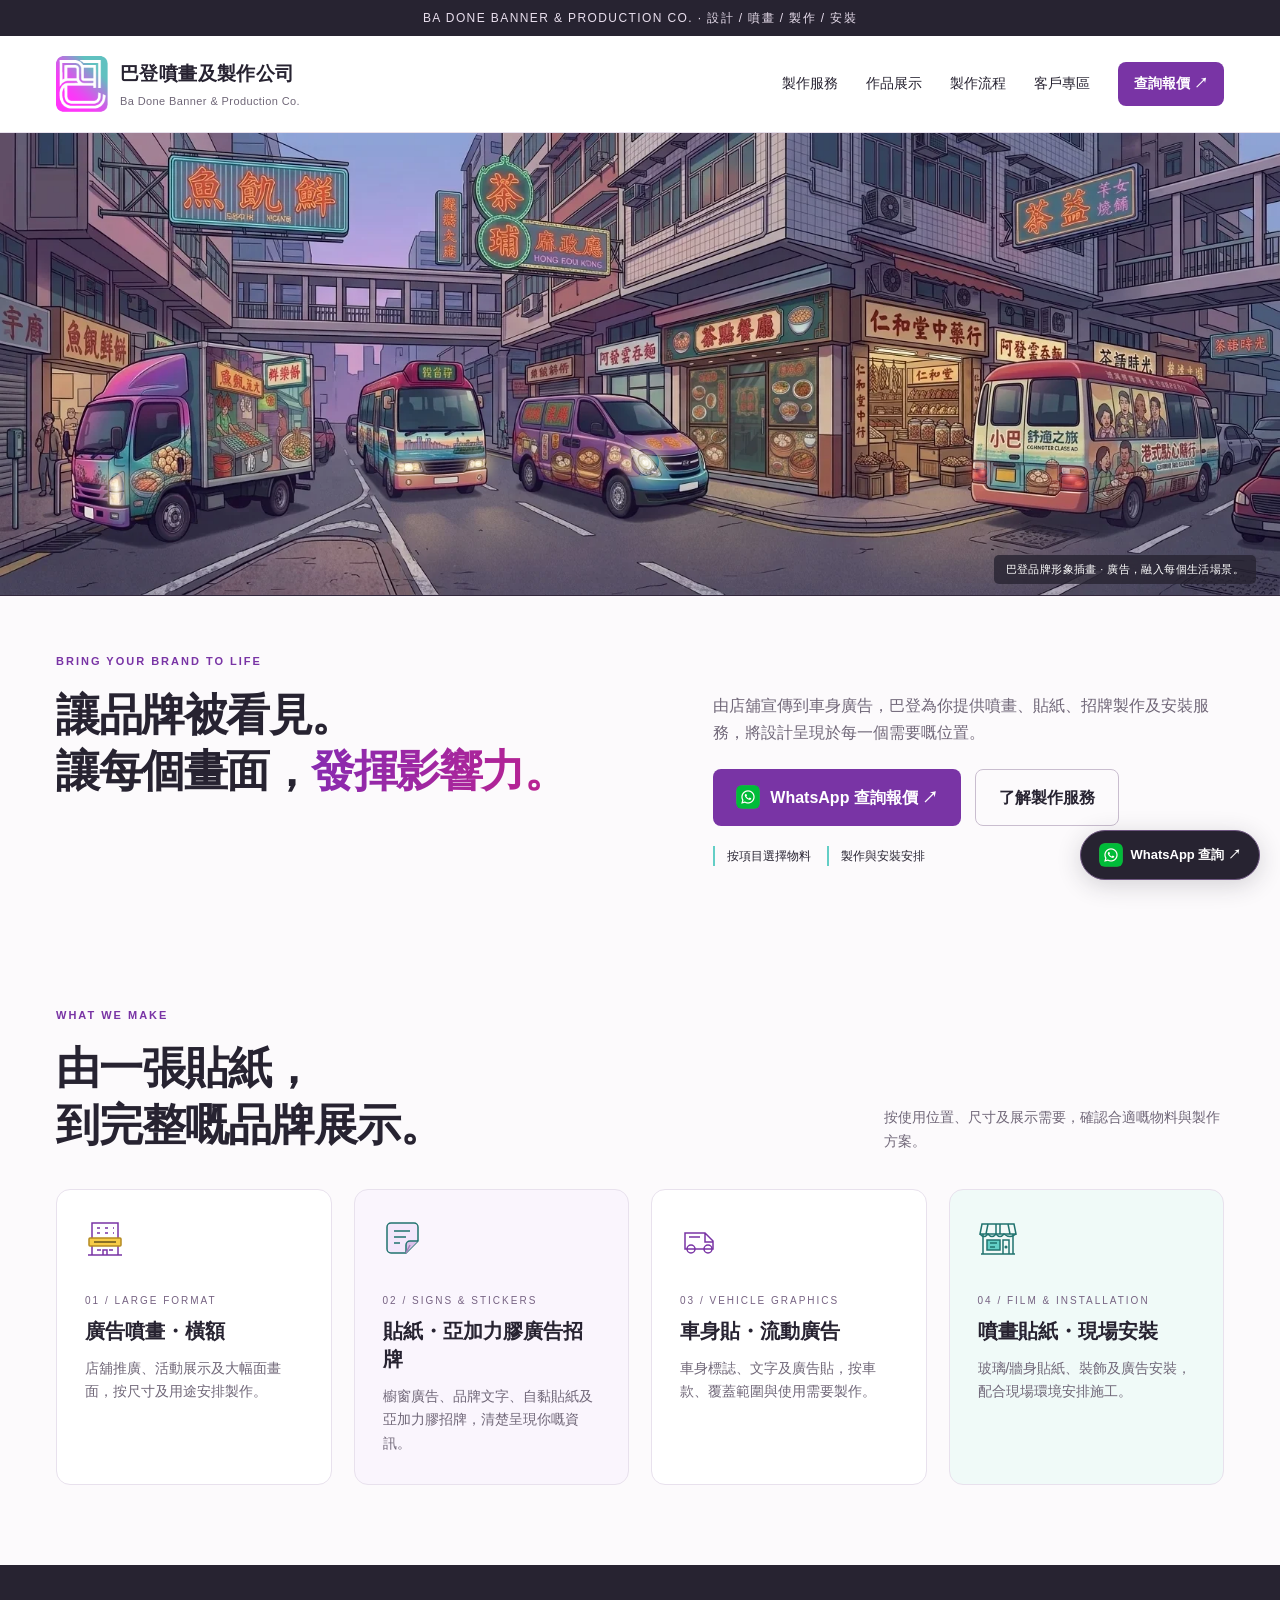
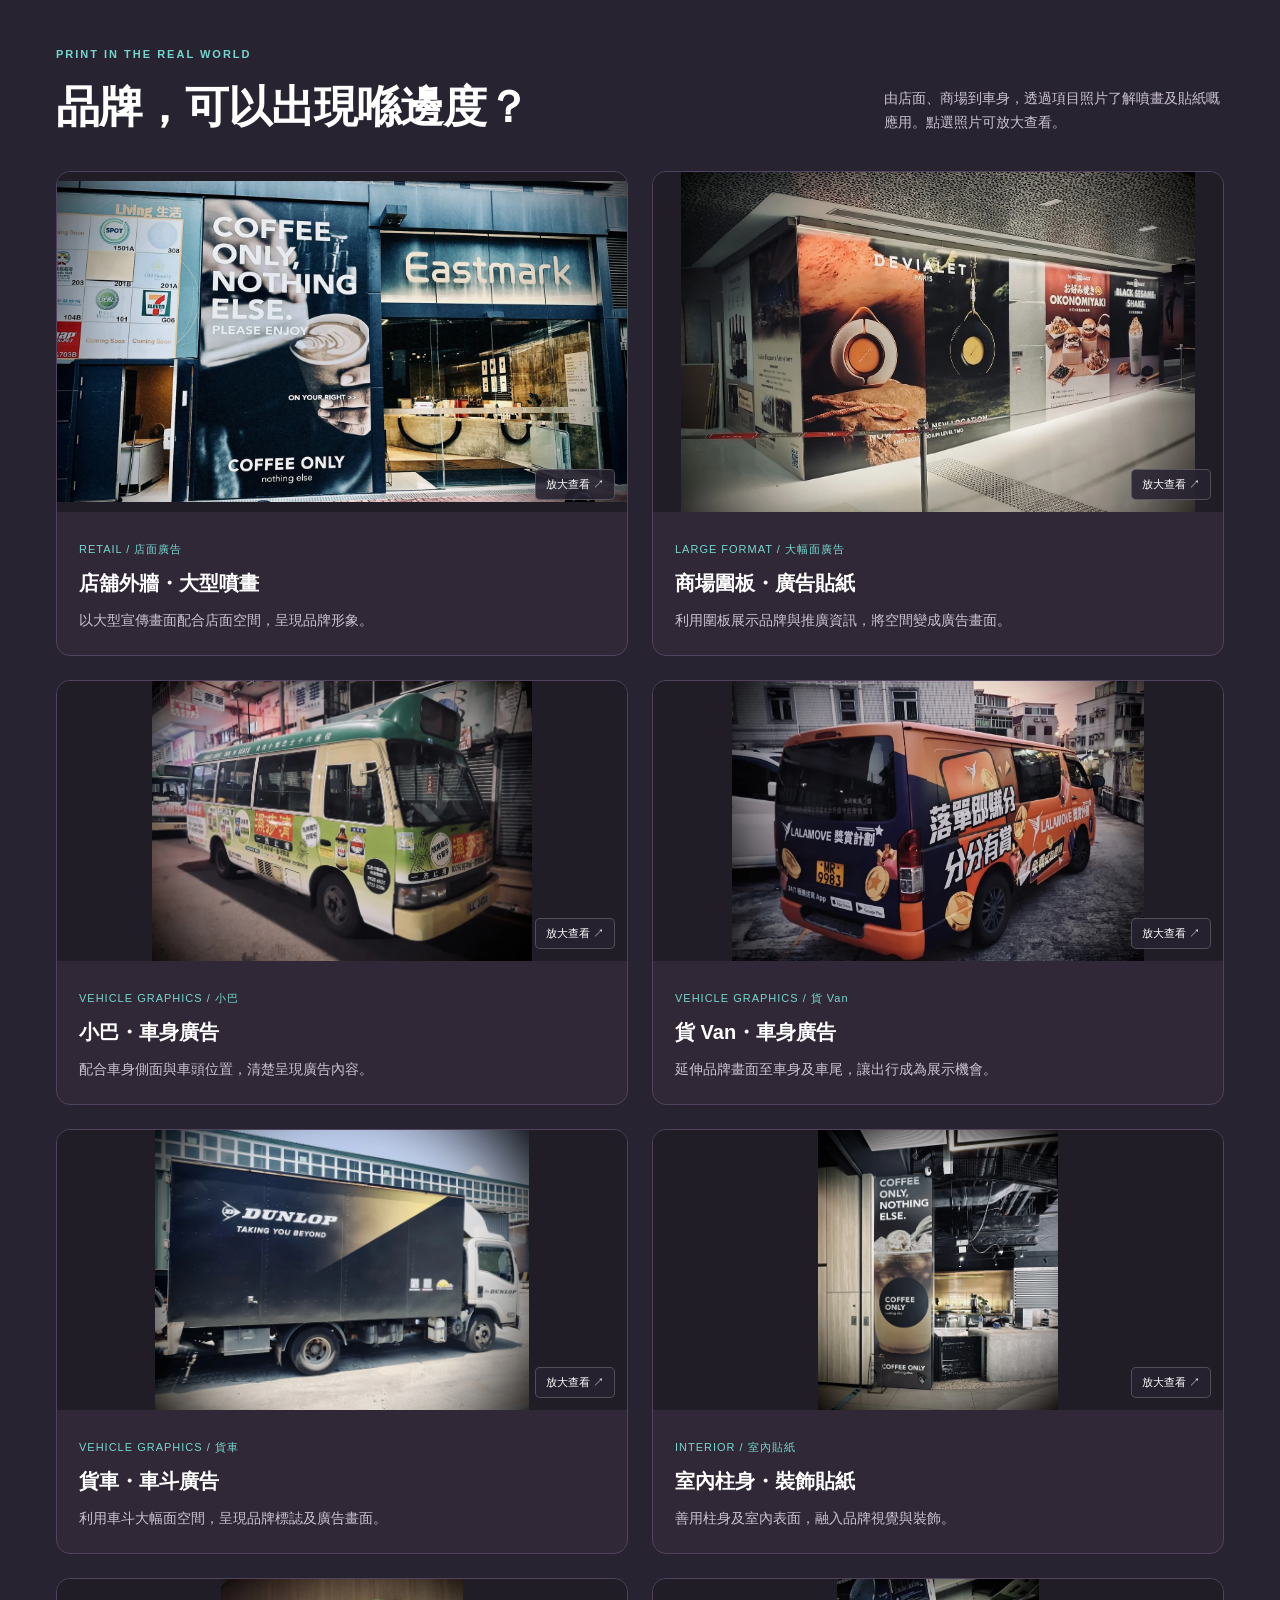
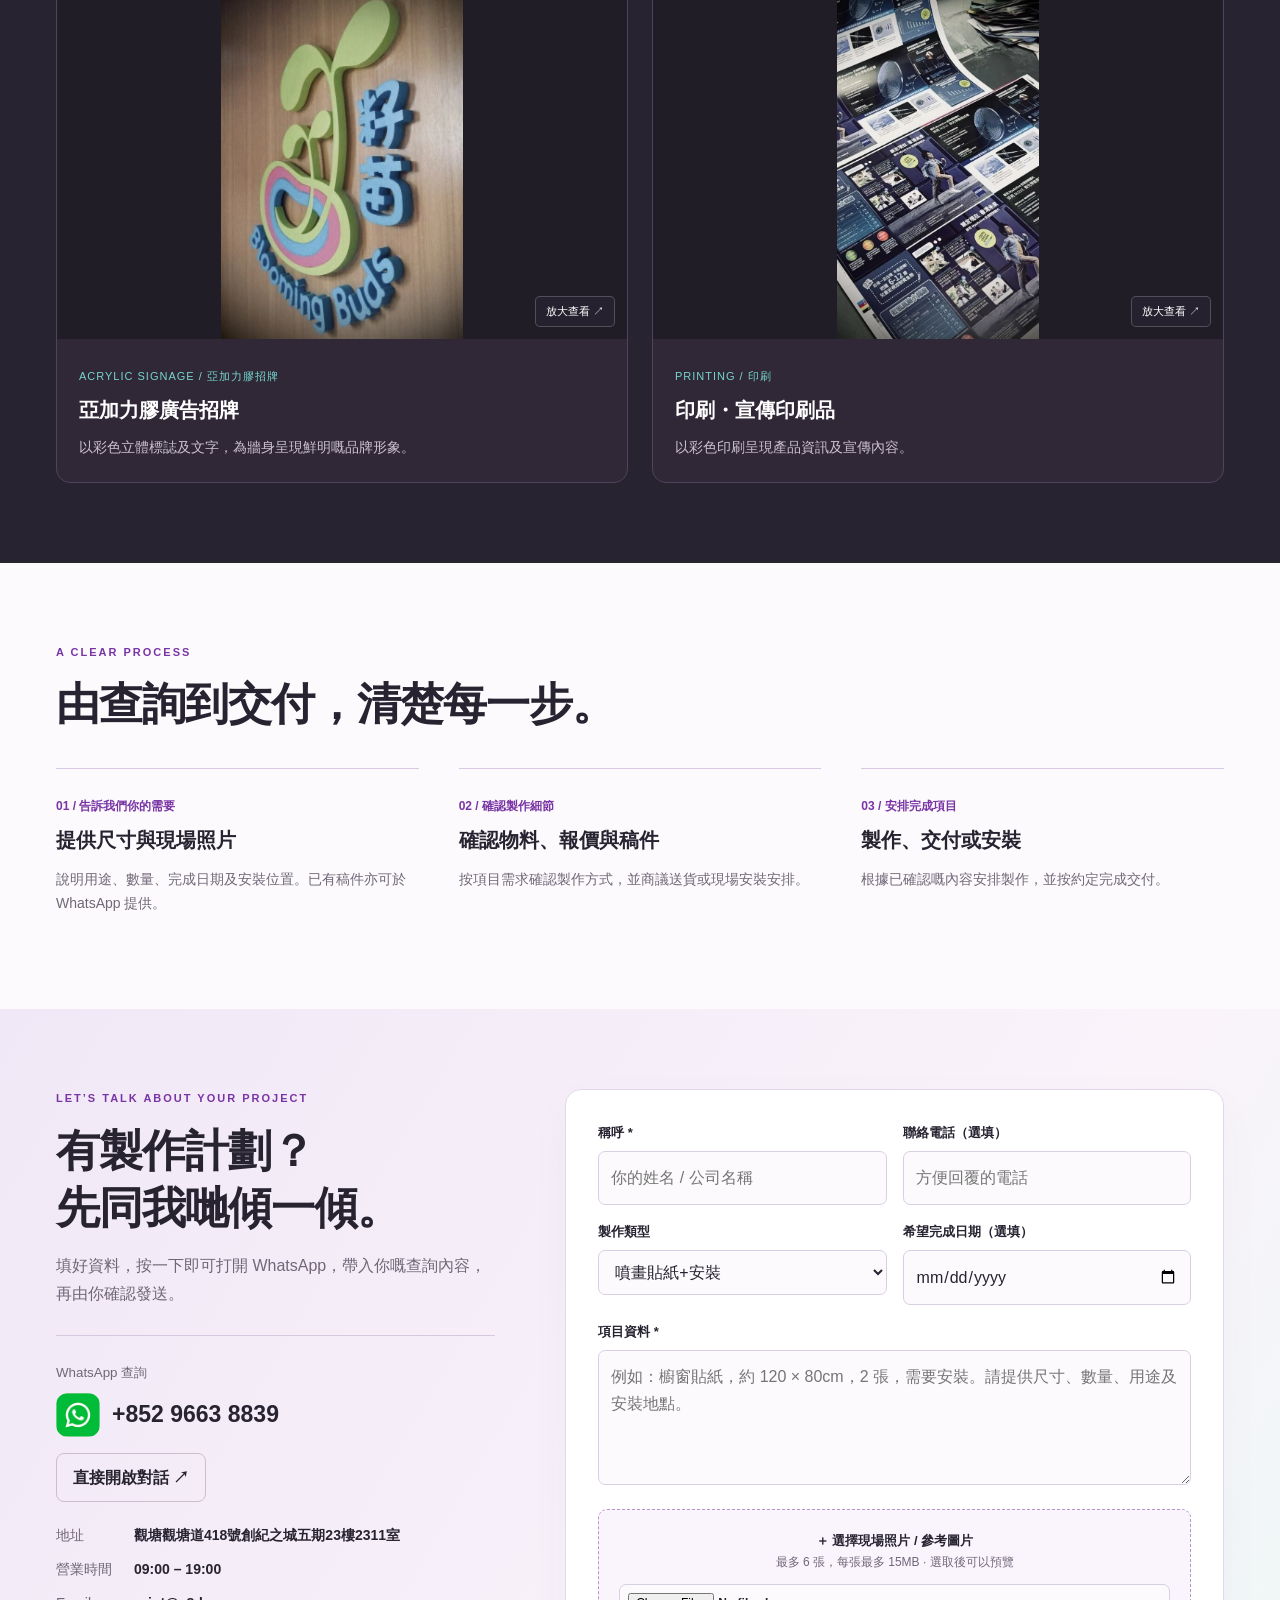
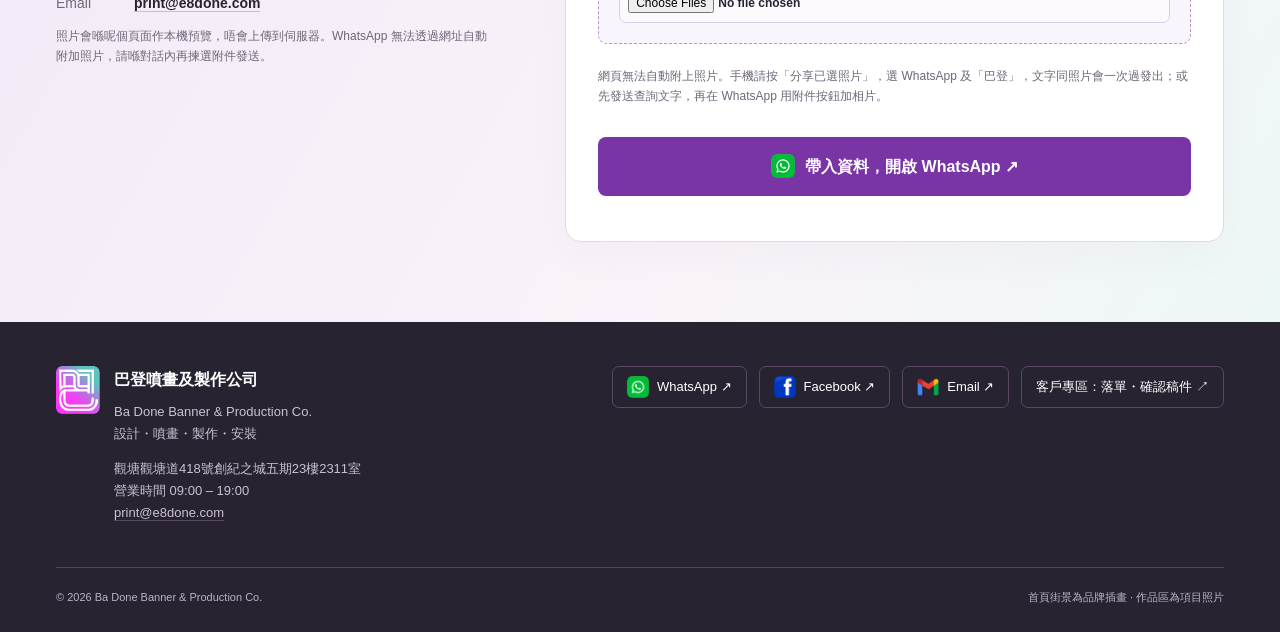
<file: index.html>
<!doctype html>
<html lang="zh-Hant"><head><meta charset="utf-8"><meta name="viewport" content="width=device-width,initial-scale=1"><meta name="description" content="巴登噴畫及製作公司 Ba Done Banner & Production Co.：廣告噴畫、貼紙、車身廣告、招牌及安裝服務。透過 WhatsApp 查詢報價。"><meta name="theme-color" content="#272331"><meta property="og:type" content="website"><meta property="og:url" content="https://e8done.com/"><meta property="og:site_name" content="巴登噴畫及製作公司"><meta property="og:title" content="巴登噴畫及製作公司 | Ba Done Banner &amp; Production Co."><meta property="og:description" content="廣告噴畫、貼紙、車身廣告、亞加力膠招牌及現場安裝。透過 WhatsApp 查詢報價。"><meta property="og:image" content="https://e8done.com/assets/og-image.jpg"><meta property="og:image:width" content="1200"><meta property="og:image:height" content="630"><meta property="og:image:alt" content="巴登噴畫及製作公司：設計・噴畫・製作・安裝"><meta property="og:locale" content="zh_HK"><meta name="twitter:card" content="summary_large_image"><link rel="icon" type="image/png" href="[data-uri]"><title>巴登噴畫及製作公司 | Ba Done Banner & Production Co.</title><style>
/* ===== Brand tokens ===== */
:root{--ink:#272331;--muted:#706778;--bg:#fcfafc;--green:#63cec6;--line:#e8e1ed;--purple:#7934a5;--teal:#21736f}

/* ===== Base ===== */
*{box-sizing:border-box}
html{scroll-behavior:smooth;scroll-padding-top:100px}
body{margin:0;color:var(--ink);background:var(--bg);font:16px/1.7 Arial,'Noto Sans TC',sans-serif}
a{color:inherit;text-decoration:none}
button,input,select,textarea{font:inherit}
button,a,input,select,textarea{touch-action:manipulation}
button{cursor:pointer}
[hidden]{display:none!important}
button:disabled{cursor:default;opacity:.6}
:focus-visible{outline:3px solid #8b36b8;outline-offset:4px}
.wrap{max-width:1240px;margin:auto;padding:0 36px}
h2{font-size:clamp(30px,3.5vw,44px);line-height:1.3;margin:14px 0 0;letter-spacing:-1px}
h3{font-size:20px;line-height:1.4;margin:8px 0 12px}
.eyebrow{font-size:11px;font-weight:700;letter-spacing:2px;text-transform:uppercase;color:var(--purple)}

/* ===== Buttons ===== */
.btn{position:relative;overflow:hidden;display:inline-flex;align-items:center;justify-content:center;gap:15px;background:var(--purple);color:#fff;border:0;border-radius:8px;padding:14px 23px;font-weight:700;transition:background .2s,transform .25s cubic-bezier(.2,.7,.2,1),box-shadow .25s}
.btn:hover{background:#612485;transform:translateY(-3px);box-shadow:0 12px 26px #7934a54d}
.btn:active{transform:translateY(0) scale(.97);box-shadow:0 4px 10px #7934a540}
.btn::after{content:"";position:absolute;top:0;bottom:0;left:-80%;width:45%;background:linear-gradient(100deg,transparent,#ffffff66,transparent);transform:skewX(-20deg);transition:left .7s ease;pointer-events:none}
.btn:hover::after{left:135%}
.btn.outline{background:transparent;color:var(--ink);border:1px solid #c9bdcf}
.btn.outline::after{background:linear-gradient(100deg,transparent,#7934a529,transparent)}
.btn.outline:hover{background:#f1eaf6;box-shadow:0 10px 22px #7934a52e}
.btn.small{padding:10px 16px}
.icon-img{display:block;width:24px;height:24px;flex-shrink:0;border-radius:6px}
.btn.with-icon{gap:10px}

/* ===== Top line & header ===== */
.topline{background:var(--ink);color:#e8deed;font-size:12px;padding:8px;text-align:center;letter-spacing:1.4px}
header{position:sticky;top:0;z-index:10;background:#ffffffed;border-bottom:1px solid var(--line);backdrop-filter:blur(12px)}
.head{min-height:96px;display:flex;align-items:center;justify-content:space-between;gap:24px}
.brand{display:flex;align-items:center;gap:12px}
.brand-logo{display:block;width:52px;height:56px;object-fit:contain;flex-shrink:0}
.logo-wrap{position:relative;display:block;flex-shrink:0;overflow:hidden;border-radius:13%;line-height:0;transition:transform .4s cubic-bezier(.2,.7,.2,1);animation:logoPop .9s ease backwards,logoGlow 3.6s ease-in-out .9s infinite}
.logo-wrap::after{content:"";position:absolute;top:0;left:-90%;width:60%;height:100%;background:linear-gradient(100deg,#ffffff00 0%,#ffffffd9 50%,#ffffff00 100%);transform:skewX(-20deg);animation:logoShine 5s ease-in-out infinite;pointer-events:none}
.brand:hover .logo-wrap,.footer-brand:hover .logo-wrap{transform:rotate(-8deg) scale(1.1)}
@keyframes logoPop{0%{opacity:0;transform:scale(.4) rotate(-90deg)}70%{opacity:1;transform:scale(1.14) rotate(8deg)}100%{opacity:1;transform:none}}
@keyframes logoShine{0%,55%{left:-90%}100%{left:150%}}
@keyframes logoGlow{0%,100%{filter:drop-shadow(0 0 0 #bd228f00)}50%{filter:drop-shadow(0 0 9px #bd228f73) drop-shadow(0 0 5px #63cec699)}}
.brand strong{display:block;font-size:19px;letter-spacing:.4px}
.brand small{display:block;font-size:11px;letter-spacing:.4px;margin-top:2px;color:var(--muted)}
nav{display:flex;align-items:center;gap:28px;font-size:14px}
nav a:not(.btn){position:relative;padding:6px 0}
nav a:not(.btn)::after{content:"";position:absolute;left:0;right:0;bottom:0;height:2px;border-radius:2px;background:linear-gradient(90deg,var(--purple),var(--green));transform:scaleX(0);transform-origin:left;transition:transform .3s ease}
nav a:not(.btn):hover::after{transform:scaleX(1)}

/* ===== Brand banner ===== */
.brand-banner{margin:0;background:#32283d;position:relative}
.brand-banner .scene{position:relative;overflow:hidden;container-type:inline-size;aspect-ratio:1728/624}
.brand-banner .plate{display:block;width:100%;height:auto;aspect-ratio:1728/624}
.veh{position:absolute;will-change:transform;animation:drive var(--dur) ease-in-out var(--delay) infinite;transform:translate(0,0) scale(1)}
.veh>img{position:absolute;inset:0;width:100%;height:100%;display:block;animation:bob 1.1s ease-in-out infinite}
.lamp{position:absolute;border-radius:50%;pointer-events:none;mix-blend-mode:screen;animation:lamp 2.2s ease-in-out infinite}
.lamp.h{background:radial-gradient(closest-side,#fff7c8,#ffe27a66 60%,transparent);box-shadow:0 0 14px 6px #ffe48a88}
.lamp.b{background:radial-gradient(closest-side,#ff6a5a,#ff2a1a55 60%,transparent);box-shadow:0 0 12px 5px #ff3a2a77}
@keyframes drive{0%,6%{transform:translate(0,0) scale(1)}46%,54%{transform:translate(calc(var(--tx)*100cqw/1728),calc(var(--ty)*100cqw/1728)) scale(var(--s))}94%,100%{transform:translate(0,0) scale(1)}}
@keyframes bob{0%,100%{transform:translateY(0)}50%{transform:translateY(-.6px)}}
@keyframes lamp{0%,100%{opacity:.35}50%{opacity:.9}}
.brand-banner figcaption{position:absolute;bottom:12px;right:24px;color:#fff;background:#272331cc;padding:5px 12px;border-radius:5px;font-size:11px;letter-spacing:.4px}

/* ===== Hero introduction ===== */
.hero{padding-top:56px;padding-bottom:60px}
.hero>div{display:grid;grid-template-columns:1.15fr 1fr;column-gap:70px;align-items:start}
.hero .eyebrow{grid-column:1/-1}
.hero h1{grid-column:1;grid-row:2/5;font-size:clamp(36px,3.4vw,46px);line-height:1.28;letter-spacing:-1.5px;margin:18px 0 0}
.hero h1 span{display:inline-block;background-image:linear-gradient(105deg,#862bb1,#bd228f,#862bb1);background-size:200% auto;color:transparent;-webkit-background-clip:text;background-clip:text;animation:shimmer 6s linear infinite}
@keyframes shimmer{from{background-position:0% 50%}to{background-position:200% 50%}}
@keyframes rise{from{opacity:0;transform:translateY(26px)}to{opacity:1;transform:none}}
.hero .eyebrow,.hero h1,.hero p,.hero .actions,.hero .hero-note{animation:rise .9s cubic-bezier(.2,.7,.2,1) both}
.hero .eyebrow{animation-delay:.05s}
.hero h1{animation-delay:.2s}
.hero p{animation-delay:.4s}
.hero .actions{animation-delay:.55s}
.hero .hero-note{animation-delay:.7s}
.hero .actions .btn:not(.outline){animation:ctaPulse 2.8s ease-in-out 1.6s infinite}
.hero .actions .btn:not(.outline):hover{animation:none}
@keyframes ctaPulse{0%,100%{box-shadow:0 6px 18px #7934a52e}50%{box-shadow:0 8px 32px #bd228f73}}
.hero p{grid-column:2;grid-row:2;color:var(--muted);max-width:520px;margin:22px 0 0}
.actions{display:flex;gap:14px;flex-wrap:wrap}
.hero .actions{grid-column:2;grid-row:3;margin-top:22px}
.hero-note{display:flex;gap:16px;font-size:12px}
.hero .hero-note{grid-column:2;grid-row:4;margin-top:20px}
.hero-note span{font-size:12px;padding-left:12px;border-left:2px solid var(--green)}

/* ===== Sections ===== */
.section{padding-top:80px;padding-bottom:80px}
.section-head{display:flex;align-items:end;justify-content:space-between;gap:40px;margin-bottom:36px}
.section-head p{color:var(--muted);max-width:340px;margin:0;font-size:14px}

/* ===== Services ===== */
.services{display:grid;grid-template-columns:repeat(4,1fr);gap:22px}
.service{background:#fff;border:1px solid var(--line);border-radius:14px;padding:28px}
.service:nth-child(2){background:#faf5fd}
.service:nth-child(4){background:#f0faf8}
.icon{width:40px;height:40px;stroke:var(--purple);fill:none;stroke-width:1.5}
.service:nth-child(even) .icon{stroke:var(--teal)}
.service .num{display:block;font-size:10px;letter-spacing:2px;color:#766282;margin-top:25px}
.service p{font-size:14px;color:var(--muted);margin:0}

/* ===== Project photos ===== */
.applications{background:#272331;color:#fff}
.applications .eyebrow{color:#75d6ce}
.applications .section-head p{color:#cbc1d2}
.portfolio-grid{display:grid;grid-template-columns:repeat(2,minmax(0,1fr));gap:24px}
.portfolio-card{min-width:0;background:#302837;border:1px solid #51435d;border-radius:14px;overflow:hidden}
.portfolio-image{position:relative;display:flex;align-items:center;justify-content:center;background:#211d27;height:280px;overflow:hidden}
.portfolio-card:nth-child(-n+2) .portfolio-image{height:340px}
.acrylic-card .portfolio-image,.printing-card .portfolio-image{height:360px}
.portfolio-image img{display:block;width:100%;height:100%;object-fit:contain}
.zoom-label{position:absolute;right:12px;bottom:12px;background:#272331df;color:#fff;border:1px solid #ffffff35;border-radius:5px;padding:5px 10px;font-size:11px}
.portfolio-image:hover .zoom-label{background:var(--purple)}
.example-copy{padding:22px}
.example-copy small{color:#75d6ce;font-size:11px;letter-spacing:1px}
.example-copy p{font-size:14px;color:#cbc1d2;margin:0}

/* ===== Process ===== */
.steps{display:grid;grid-template-columns:repeat(3,1fr);gap:40px;margin-top:35px}
.step{border-top:1px solid #d8c9e3;padding-top:22px}
.step b{font-size:12px;color:var(--purple)}
.step p{font-size:14px;color:var(--muted)}

/* ===== Quote form ===== */
.quote-area{background:linear-gradient(120deg,#f0e8f6,#faf3fa 65%,#edf8f6)}
.quote-grid{display:grid;grid-template-columns:.8fr 1.2fr;gap:70px}
.quote-intro p{color:var(--muted)}
.contact-card{margin-top:28px;border-top:1px solid #d6c9df;padding-top:22px}
.contact-card strong{display:block;font-size:23px}
.contact-phone{display:flex;align-items:center;gap:12px;margin-top:8px}
.badge{display:block;width:44px;height:44px;border-radius:12px;flex-shrink:0}
.contact-card small{color:var(--muted)}
.contact-card .btn{margin-top:16px}
.contact-list{margin:22px 0 0;display:grid;gap:10px;font-size:14px}
.contact-list div{display:flex;gap:14px}
.contact-list dt{flex:0 0 64px;color:var(--muted)}
.contact-list dd{margin:0;font-weight:700;overflow-wrap:anywhere}
.contact-list a{border-bottom:1px solid #c9bdcf}
.contact-list a:hover{color:var(--purple);border-color:var(--purple)}
form{background:#fff;padding:32px;border:1px solid #e3d8eb;border-radius:16px;box-shadow:0 14px 45px #44225308}
.fields{display:grid;grid-template-columns:1fr 1fr;gap:16px}
.field.full{grid-column:1/-1}
label{display:block;font-size:13px;font-weight:700;margin-bottom:7px}
input,select,textarea{width:100%;padding:12px;background:#fcfafc;border:1px solid #d9cfe2;border-radius:7px;color:var(--ink)}
textarea{resize:vertical}
.upload{display:block;border:1px dashed #b695c9;padding:20px;text-align:center;border-radius:9px;background:#faf5fd;cursor:pointer}
.upload span{display:block;font-size:12px;color:var(--muted);font-weight:400}
.upload input{padding:8px;margin-top:12px;font-size:12px}
.photos{display:grid;grid-template-columns:repeat(3,1fr);gap:10px;margin-top:12px}
.photo{margin:0;min-width:0;border:1px solid var(--line);border-radius:4px;overflow:hidden}
.photo img{width:100%;height:95px;object-fit:cover;display:block}
.photo figcaption{font-size:10px;padding:5px 8px;white-space:nowrap;overflow:hidden;text-overflow:ellipsis}
.photo button{border:0;background:#f1eaf6;width:100%;font-size:11px;padding:5px}
.hint{font-size:12px;color:var(--muted);margin:10px 0}
.send{width:100%;margin-top:20px;padding:16px}
.share{width:100%;margin-top:8px}
.status{font-size:13px;margin-top:10px}
.form-error{color:#a62929}

/* ===== Footer & floating WhatsApp ===== */
footer{padding:44px 0 25px;background:var(--ink);color:#fff}
.foot-top{display:flex;justify-content:space-between;gap:40px}
.foot-top p{font-size:13px;color:#cbc1d2}
.footer-brand{display:flex;align-items:flex-start;gap:14px}
.footer-logo{display:block;object-fit:contain;flex-shrink:0}
.footer-brand .logo-wrap{animation:logoGlow 3.6s ease-in-out infinite}
.footer-brand p{margin-top:8px}
.foot-contact a{border-bottom:1px solid #5a4865}
.foot-contact a:hover{border-color:#cbc1d2}
.social{display:flex;gap:12px;flex-wrap:wrap;align-items:flex-start}
.social a{display:inline-flex;align-items:center;gap:8px;border:1px solid #5a4865;border-radius:7px;padding:9px 14px;font-size:13px;transition:background .2s,transform .25s cubic-bezier(.2,.7,.2,1),border-color .2s}
.social a:hover{background:#42324c;border-color:#75d6ce;transform:translateY(-3px)}
.social .icon-img{width:22px;height:22px;border-radius:5px}
.foot-bottom{display:flex;justify-content:space-between;gap:20px;border-top:1px solid #51435d;padding-top:20px;margin-top:30px;font-size:11px;color:#bfb2c8}
.float-wa{position:fixed;bottom:20px;right:20px;z-index:15;display:inline-flex;align-items:center;gap:8px;background:#272331;color:#fff;border:1px solid #6e5680;padding:12px 18px;border-radius:30px;box-shadow:0 5px 25px #27233130;font-size:13px;font-weight:bold}
.float-wa{transition:background .2s,transform .25s cubic-bezier(.2,.7,.2,1);animation:waRing 3s ease-out infinite}
.float-wa:hover{background:var(--purple);transform:translateY(-3px);animation:none}
.has-live-chat .float-wa{right:auto;left:20px}
@keyframes waRing{0%{box-shadow:0 5px 25px #27233130,0 0 0 0 #63cec699}70%,100%{box-shadow:0 5px 25px #27233130,0 0 0 16px #63cec600}}

/* ===== Tablet (≤1000px) ===== */
@media(max-width:1000px){
nav{gap:16px}
.brand strong{font-size:16px}
.hero>div{column-gap:32px}
.hero h1{font-size:38px}
.hero .actions{gap:10px}
.hero .btn{padding:12px 16px}
.services{grid-template-columns:1fr 1fr}
.portfolio-grid{gap:20px}
.portfolio-card:nth-child(-n+2) .portfolio-image{height:280px}
.quote-grid{gap:35px}
}

/* ===== Mobile (≤700px) ===== */
@media(max-width:700px){
.wrap{padding-left:22px;padding-right:22px}
.topline{font-size:10px}
.topline{padding:7px 8px;line-height:1.6}
.topline-sep{display:none}
.topline-en,.topline-zh{display:block}
.head{min-height:86px;gap:10px}
.brand{gap:9px}
.brand-logo{width:39px;height:42px}
.brand strong{font-size:13px}
.brand small{font-size:8px;letter-spacing:0}
nav a:not(.btn){display:none}
.btn.small{font-size:12px;padding:9px 12px}
.brand-banner figcaption{position:static;background:#32283d;border-radius:0;padding:7px 22px;font-size:10px;text-align:right}
.hero{padding-top:32px;padding-bottom:38px}
.hero>div{display:block}
.hero h1{font-size:33px;letter-spacing:-1px;margin-top:16px}
.hero p{margin-top:18px}
.section{padding-top:52px;padding-bottom:52px}
.section-head{display:block}
.section-head p{margin-top:18px}
.services{gap:12px}
.service{padding:19px}
.service h3{font-size:18px}
.portfolio-grid{grid-template-columns:1fr;gap:22px}
.portfolio-image,.portfolio-card:nth-child(-n+2) .portfolio-image,.acrylic-card .portfolio-image,.printing-card .portfolio-image{height:auto}
.portfolio-image img{height:auto;max-height:460px}
.steps{grid-template-columns:1fr;gap:20px}
.quote-grid{grid-template-columns:1fr;gap:25px}
form{padding:22px}
.fields{grid-template-columns:1fr}
.field.full{grid-column:auto}
.foot-top,.foot-bottom{display:block}
.social{margin-top:22px}
.foot-bottom{padding-bottom:35px}
.foot-bottom>span{display:block}
.foot-bottom>span+span{margin-top:6px}
.footer-logo{width:39px;height:42px}
.float-wa{right:14px;bottom:14px;font-size:12px}
.has-live-chat .float-wa{right:auto;left:14px}
}

/* ===== Small phones (≤360px) ===== */
@media(max-width:360px){
.brand strong{font-size:12px}
.brand small{font-size:7px}
.btn.small{padding:9px;font-size:11px}
.hero h1{font-size:29px}
.services{grid-template-columns:1fr}
}

/* ===== Scroll reveal for headings ===== */
.reveal{opacity:0;transform:translateY(24px);transition:opacity .8s ease,transform .8s cubic-bezier(.2,.7,.2,1);transition-delay:var(--d,0s)}
.reveal.in{opacity:1;transform:none}

@media(prefers-reduced-motion:reduce){.veh,.veh>img,.lamp{animation:none!important;transform:none!important}
html{scroll-behavior:auto}
*,*::before,*::after{animation:none!important;transition:none!important}
.btn:hover,.btn:active,.social a:hover,.float-wa:hover,.brand:hover .logo-wrap,.footer-brand:hover .logo-wrap{transform:none}
.reveal{opacity:1;transform:none}
}
</style></head><body>
<div class="topline"><span class="topline-en">BA DONE BANNER &amp; PRODUCTION CO.</span><span class="topline-sep"> · </span><span class="topline-zh">設計 / 噴畫 / 製作 / 安裝</span></div>
<header><div class="wrap head"><a href="#" class="brand"><span class="logo-wrap"><img class="brand-logo" src="[data-uri]" alt="巴登 Logo" width="52" height="56"></span><span><strong>巴登噴畫及製作公司</strong><small>Ba Done Banner &amp; Production Co.</small></span></a><nav aria-label="主選單"><a href="#services">製作服務</a><a href="#applications">作品展示</a><a href="#process">製作流程</a><a href="portal.html">客戶專區</a><a href="#quote" class="btn small">查詢報價 ↗</a></nav></div></header>
<main><figure class="brand-banner"><div class="scene"><img class="plate" src="assets/banner-plate.webp" width="1728" height="624" alt="香港街景插畫，展示店舖招牌、櫥窗及車身廣告" fetchpriority="high" decoding="async"><div class="veh" style="left:4.803%;top:44.872%;width:19.850%;height:44.071%;--tx:-15;--ty:5;--s:1.022;transform-origin:30% 100%;--dur:11s;--delay:0s"><img src="assets/veh-truck.webp" alt="" width="343" height="275" decoding="async"><i class="lamp h" style="left:18.95%;top:65.45%;width:5.83%;height:15.27%"></i></div><div class="veh" style="left:27.778%;top:49.199%;width:10.417%;height:30.128%;--tx:-3;--ty:8;--s:1.04;transform-origin:50% 100%;--dur:9s;--delay:1.2s"><img src="assets/veh-mini1.webp" alt="" width="180" height="188" decoding="async"><i class="lamp h" style="left:29.44%;top:73.40%;width:19.44%;height:6.91%"></i><i class="lamp h" style="left:84.44%;top:71.81%;width:12.78%;height:5.85%"></i></div><div class="veh" style="left:39.931%;top:56.250%;width:15.509%;height:27.564%;--tx:14;--ty:6;--s:1.028;transform-origin:70% 100%;--dur:12s;--delay:2.4s"><img src="assets/veh-van.webp" alt="" width="268" height="172" decoding="async"><i class="lamp h" style="left:60.45%;top:44.19%;width:14.18%;height:20.93%"></i></div><div class="veh" style="left:75.810%;top:48.077%;width:19.502%;height:36.538%;--tx:18;--ty:-2;--s:0.99;transform-origin:100% 100%;--dur:13s;--delay:0.6s"><img src="assets/veh-mini2.webp" alt="" width="337" height="228" decoding="async"><i class="lamp b" style="left:2.37%;top:64.91%;width:5.34%;height:7.89%"></i><i class="lamp b" style="left:35.01%;top:67.98%;width:10.98%;height:8.77%"></i></div></div><figcaption>巴登品牌形象插畫 · 廣告，融入每個生活場景。</figcaption></figure><section class="wrap hero"><div><div class="eyebrow">BRING YOUR BRAND TO LIFE</div><h1>讓品牌被看見。<br>讓每個畫面，<span>發揮影響力。</span></h1><p>由店舖宣傳到車身廣告，巴登為你提供噴畫、貼紙、招牌製作及安裝服務，將設計呈現於每一個需要嘅位置。</p><div class="actions"><a class="btn dark with-icon" href="#quote"><img class="icon-img" src="assets/icons/whatsapp.png" alt="" width="24" height="24">WhatsApp 查詢報價 ↗</a><a class="btn outline" href="#services">了解製作服務</a></div><div class="hero-note"><span>按項目選擇物料</span><span>製作與安裝安排</span></div></div></section>

<section class="wrap section" id="services"><div class="section-head"><div><div class="eyebrow">WHAT WE MAKE</div><h2>由一張貼紙，<br>到完整嘅品牌展示。</h2></div><p>按使用位置、尺寸及展示需要，確認合適嘅物料與製作方案。</p></div><div class="services">
<article class="service"><svg class="icon" viewBox="0 0 40 40" aria-hidden="true"><path d="M7 37V5h26v32M3 37h34M12 10h3m5 0h3m5 0h1M12 15h3m5 0h3m5 0h1M12 32h4m8 0h4M18 37v-5h4v5"/><rect x="4" y="20" width="32" height="8" rx="1" fill="#f7cc48" stroke="#b58a22"/><path d="M9 24h22" stroke="#66531e"/></svg><span class="num">01 / LARGE FORMAT</span><h3>廣告噴畫・橫額</h3><p>店舖推廣、活動展示及大幅面畫面，按尺寸及用途安排製作。</p></article>
<article class="service"><svg class="icon" viewBox="0 0 40 40" aria-hidden="true"><path d="M8 5h23a4 4 0 0 1 4 4v14L23 35H8a4 4 0 0 1-4-4V9a4 4 0 0 1 4-4Z" fill="#f3e7fb"/><path d="M23 35V27a4 4 0 0 1 4-4h8" fill="#d9c0e9"/><path d="M11 13h16M11 19h12M11 25h6"/><path d="M27 27 23 35" stroke="#a480ba"/></svg><span class="num">02 / SIGNS &amp; STICKERS</span><h3>貼紙・亞加力膠廣告招牌</h3><p>櫥窗廣告、品牌文字、自黏貼紙及亞加力膠招牌，清楚呈現你嘅資訊。</p></article>
<article class="service"><svg class="icon" viewBox="0 0 40 40" aria-hidden="true"><path d="M5 26V15h20l8 8v8H5zM25 15v9h8M9 19h11"/><circle cx="11" cy="31" r="4"/><circle cx="28" cy="31" r="4"/></svg><span class="num">03 / VEHICLE GRAPHICS</span><h3>車身貼・流動廣告</h3><p>車身標誌、文字及廣告貼，按車款、覆蓋範圍與使用需要製作。</p></article>
<article class="service"><svg class="icon" viewBox="0 0 40 40" aria-hidden="true"><path d="M5 16v20h30V16M3 36h34M4 6h32l2 10H2L4 6Z" fill="#f2faf8"/><path d="M10 6 8 16m10-10v10m4-10v10m8-10 2 10M2 16q4 5 8 0 4 5 8 0 4 5 8 0 6 5 12 0"/><path d="M9 22h13v10H9z" fill="#63cec6" stroke="#21736f"/><path d="M25 36V22h6v14M12 25h7m-7 4h5"/><circle cx="28" cy="29" r=".8" fill="#21736f"/></svg><span class="num">04 / FILM &amp; INSTALLATION</span><h3>噴畫貼紙・現場安裝</h3><p>玻璃/牆身貼紙、裝飾及廣告安裝，配合現場環境安排施工。</p></article></div></section>
<section class="applications" id="applications"><div class="wrap section"><div class="section-head"><div><div class="eyebrow">PRINT IN THE REAL WORLD</div><h2>品牌，可以出現喺邊度？</h2></div><p>由店面、商場到車身，透過項目照片了解噴畫及貼紙嘅應用。點選照片可放大查看。</p></div><div class="examples portfolio-grid"><article class="example portfolio-card"><a class="portfolio-image" href="assets/coffee-storefront.webp" target="_blank" rel="noopener" aria-label="放大查看：店舖外牆・大型噴畫"><img src="assets/coffee-storefront.webp" width="1600" height="900" loading="lazy" decoding="async" alt="咖啡店外牆廣告及店面展示"><span class="zoom-label">放大查看 ↗</span></a><div class="example-copy"><small>RETAIL / 店面廣告</small><h3>店舖外牆・大型噴畫</h3><p>以大型宣傳畫面配合店面空間，呈現品牌形象。</p></div></article><article class="example portfolio-card"><a class="portfolio-image" href="assets/mall-hoarding.webp" target="_blank" rel="noopener" aria-label="放大查看：商場圍板・廣告貼紙"><img src="assets/mall-hoarding.webp" width="1441" height="952" loading="lazy" decoding="async" alt="商場圍板上的品牌及餐飲廣告"><span class="zoom-label">放大查看 ↗</span></a><div class="example-copy"><small>LARGE FORMAT / 大幅面廣告</small><h3>商場圍板・廣告貼紙</h3><p>利用圍板展示品牌與推廣資訊，將空間變成廣告畫面。</p></div></article><article class="example portfolio-card"><a class="portfolio-image" href="assets/minibus-graphics.webp" target="_blank" rel="noopener" aria-label="放大查看：小巴・車身廣告"><img src="assets/minibus-graphics.webp" width="1533" height="1130" loading="lazy" decoding="async" alt="小巴側面及車頭廣告貼紙"><span class="zoom-label">放大查看 ↗</span></a><div class="example-copy"><small>VEHICLE GRAPHICS / 小巴</small><h3>小巴・車身廣告</h3><p>配合車身側面與車頭位置，清楚呈現廣告內容。</p></div></article><article class="example portfolio-card"><a class="portfolio-image" href="assets/van-wrap.webp" target="_blank" rel="noopener" aria-label="放大查看：貨 Van・車身廣告"><img src="assets/van-wrap.webp" width="1283" height="874" loading="lazy" decoding="async" alt="橙色貨Van側面及車尾車身廣告"><span class="zoom-label">放大查看 ↗</span></a><div class="example-copy"><small>VEHICLE GRAPHICS / 貨 Van</small><h3>貨 Van・車身廣告</h3><p>延伸品牌畫面至車身及車尾，讓出行成為展示機會。</p></div></article><article class="example portfolio-card"><a class="portfolio-image" href="assets/truck-graphics.webp" target="_blank" rel="noopener" aria-label="放大查看：貨車・車斗廣告"><img src="assets/truck-graphics.webp" width="1600" height="1200" loading="lazy" decoding="async" alt="Dunlop品牌貨車車斗及車門廣告"><span class="zoom-label">放大查看 ↗</span></a><div class="example-copy"><small>VEHICLE GRAPHICS / 貨車</small><h3>貨車・車斗廣告</h3><p>利用車斗大幅面空間，呈現品牌標誌及廣告畫面。</p></div></article><article class="example portfolio-card"><a class="portfolio-image" href="assets/interior-column.webp" target="_blank" rel="noopener" aria-label="放大查看：室內柱身・裝飾貼紙"><img src="assets/interior-column.webp" width="1094" height="1276" loading="lazy" decoding="async" alt="咖啡店室內柱身廣告貼紙"><span class="zoom-label">放大查看 ↗</span></a><div class="example-copy"><small>INTERIOR / 室內貼紙</small><h3>室內柱身・裝飾貼紙</h3><p>善用柱身及室內表面，融入品牌視覺與裝飾。</p></div></article><article class="example portfolio-card acrylic-card"><a class="portfolio-image" href="assets/acrylic-sign.webp" target="_blank" rel="noopener" aria-label="放大查看：亞加力膠廣告招牌"><img src="assets/acrylic-sign.webp" width="522" height="776" loading="lazy" decoding="async" alt="木紋牆上的彩色立體亞加力膠品牌招牌"><span class="zoom-label">放大查看 ↗</span></a><div class="example-copy"><small>ACRYLIC SIGNAGE / 亞加力膠招牌</small><h3>亞加力膠廣告招牌</h3><p>以彩色立體標誌及文字，為牆身呈現鮮明嘅品牌形象。</p></div></article><article class="example portfolio-card printing-card"><a class="portfolio-image" href="assets/printing-sheets.webp" target="_blank" rel="noopener" aria-label="放大查看：印刷・宣傳印刷品"><img src="assets/printing-sheets.webp" width="549" height="977" loading="lazy" decoding="async" alt="彩色宣傳印刷品的印刷紙張"><span class="zoom-label">放大查看 ↗</span></a><div class="example-copy"><small>PRINTING / 印刷</small><h3>印刷・宣傳印刷品</h3><p>以彩色印刷呈現產品資訊及宣傳內容。</p></div></article></div></div></section>
<section class="wrap section" id="process"><div class="eyebrow">A CLEAR PROCESS</div><h2>由查詢到交付，清楚每一步。</h2><div class="steps"><article class="step"><b>01 / 告訴我們你的需要</b><h3>提供尺寸與現場照片</h3><p>說明用途、數量、完成日期及安裝位置。已有稿件亦可於 WhatsApp 提供。</p></article><article class="step"><b>02 / 確認製作細節</b><h3>確認物料、報價與稿件</h3><p>按項目需求確認製作方式，並商議送貨或現場安裝安排。</p></article><article class="step"><b>03 / 安排完成項目</b><h3>製作、交付或安裝</h3><p>根據已確認嘅內容安排製作，並按約定完成交付。</p></article></div></section>
<section class="quote-area" id="quote"><div class="wrap section quote-grid"><div class="quote-intro"><div class="eyebrow">LET’S TALK ABOUT YOUR PROJECT</div><h2>有製作計劃？<br>先同我哋傾一傾。</h2><p>填好資料，按一下即可打開 WhatsApp，帶入你嘅查詢內容，再由你確認發送。</p><div class="contact-card"><small>WhatsApp 查詢</small><div class="contact-phone"><img class="badge" src="assets/icons/whatsapp.png" alt="" width="44" height="44"><strong>+852 9663 8839</strong></div><a class="btn outline small" href="https://wa.me/85296638839" target="_blank" rel="noopener">直接開啟對話 ↗</a><dl class="contact-list"><div><dt>地址</dt><dd>觀塘觀塘道418號創紀之城五期23樓2311室</dd></div><div><dt>營業時間</dt><dd>09:00 – 19:00</dd></div><div><dt>Email</dt><dd><a href="mailto:print@e8done.com">print@e8done.com</a></dd></div></dl></div><p class="hint">照片會喺呢個頁面作本機預覽，唔會上傳到伺服器。WhatsApp 無法透過網址自動附加照片，請喺對話內再揀選附件發送。</p></div>
<form id="quote-form"><div class="fields"><div class="field"><label for="name">稱呼 *</label><input id="name" name="name" autocomplete="name" maxlength="100" required placeholder="你的姓名 / 公司名稱"></div><div class="field"><label for="phone">聯絡電話（選填）</label><input id="phone" name="phone" type="tel" autocomplete="tel" maxlength="40" placeholder="方便回覆的電話"></div><div class="field"><label for="type">製作類型</label><select id="type"><option>噴畫貼紙+安裝</option><option>車身廣告</option><option>小巴廣告</option><option>Banner橫額噴畫</option><option>亞加力招牌</option><option>印刷</option><option>其他</option></select></div><div class="field"><label for="date">希望完成日期（選填）</label><input id="date" type="date"></div><div class="field full"><label for="details">項目資料 *</label><textarea id="details" maxlength="3000" required rows="4" placeholder="例如：櫥窗貼紙，約 120 × 80cm，2 張，需要安裝。請提供尺寸、數量、用途及安裝地點。"></textarea></div><div class="field full"><label class="upload" for="photos">＋ 選擇現場照片 / 參考圖片<span>最多 6 張，每張最多 15MB · 選取後可以預覽</span><input id="photos" type="file" accept="image/*,.heic,.heif" multiple></label><div id="photo-status" class="status" role="status" aria-live="polite"></div><div id="photo-preview" class="photos"></div></div></div><p class="hint">網頁無法自動附上照片。手機請按「分享已選照片」，選 WhatsApp 及「巴登」，文字同照片會一次過發出；或先發送查詢文字，再在 WhatsApp 用附件按鈕加相片。</p><button class="btn dark send with-icon" type="submit"><img class="icon-img" src="assets/icons/whatsapp.png" alt="" width="24" height="24">帶入資料，開啟 WhatsApp ↗</button><button class="btn outline share" id="share-photos" type="button" hidden>分享已選照片</button><p id="send-status" class="status" aria-live="polite"></p></form></div></section>
</main><footer><div class="wrap"><div class="foot-top"><div class="footer-brand"><span class="logo-wrap"><img class="footer-logo" src="[data-uri]" alt="巴登 Logo" width="44" height="48"></span><div><strong>巴登噴畫及製作公司</strong><p>Ba Done Banner &amp; Production Co.<br>設計・噴畫・製作・安裝</p><p class="foot-contact">觀塘觀塘道418號創紀之城五期23樓2311室<br>營業時間 09:00 – 19:00<br><a href="mailto:print@e8done.com">print@e8done.com</a></p></div></div><div class="social" aria-label="聯絡及社交平台"><a href="https://wa.me/85296638839" target="_blank" rel="noopener"><img class="icon-img" src="assets/icons/whatsapp.png" alt="" width="24" height="24">WhatsApp ↗</a><a href="https://www.facebook.com/share/1KNKArVigk/?mibextid=wwXIfr" target="_blank" rel="noopener"><img class="icon-img" src="assets/icons/facebook.png" alt="" width="24" height="24">Facebook ↗</a><a href="mailto:print@e8done.com"><img class="icon-img" src="assets/icons/email.png" alt="" width="24" height="24">Email ↗</a><a href="portal.html">客戶專區：落單・確認稿件 ↗</a></div></div><div class="foot-bottom"><span>© <span id="year"></span> Ba Done Banner &amp; Production Co.</span><span>首頁街景為品牌插畫 · 作品區為項目照片</span></div></div></footer><a class="float-wa" href="https://wa.me/85296638839" target="_blank" rel="noopener" aria-label="WhatsApp 聯絡巴登"><img class="icon-img" src="assets/icons/whatsapp.png" alt="" width="24" height="24">WhatsApp 查詢 ↗</a>
<script>
'use strict';
const $=id=>document.getElementById(id);let selected=[];let previewUrls=[];let links=[];
/* 照片上傳設定（Cloudinary 免費帳戶）：填入 cloud name 及 unsigned upload preset 後即啟用 */
const CLOUD_NAME='';const UPLOAD_PRESET='';
$('year').textContent=new Date().getFullYear();
function makeMessage(v,files){return ['你好，巴登，我想查詢製作報價。','稱呼：'+v.name,'聯絡電話：'+(v.phone||'未填寫'),'製作類型：'+v.type,'希望完成日期：'+(v.date||'待商議'),'項目資料：',v.details,links.length?'參考照片（按連結查看）：\n'+links.join('\n'):(files.length?'參考照片：'+files.length+' 張（稍後另附）':'')].filter(Boolean).join('\n');}
function renderPhotos(){links=[];previewUrls.forEach(url=>URL.revokeObjectURL(url));previewUrls=[];$('photo-preview').replaceChildren();selected.forEach((file,i)=>{const figure=document.createElement('figure');figure.className='photo';const img=document.createElement('img');const url=URL.createObjectURL(file);previewUrls.push(url);img.src=url;img.alt='所選參考照片 '+(i+1);img.onerror=()=>{img.remove();const p=document.createElement('p');p.textContent='已選取照片（此格式無法預覽）';p.style='font-size:11px;padding:10px';figure.prepend(p);};const caption=document.createElement('figcaption');caption.textContent=file.name;const remove=document.createElement('button');remove.type='button';remove.textContent='移除';remove.setAttribute('aria-label','移除照片 '+file.name);remove.addEventListener('click',()=>{selected.splice(i,1);renderPhotos();$('photo-status').textContent='已選取 '+selected.length+' 張照片';});figure.append(img,caption,remove);$('photo-preview').append(figure);});$('share-photos').hidden=!selected.length;}
$('photos').addEventListener('change',()=>{const errors=[];for(const file of $('photos').files){if(!(file.type.startsWith('image/')||/\.(heic|heif)$/i.test(file.name))){errors.push(file.name+'：請選擇圖片');continue;}if(file.size>15*1024*1024){errors.push(file.name+'：超過 15MB');continue;}if(selected.some(f=>f.name===file.name&&f.size===file.size&&f.lastModified===file.lastModified))continue;if(selected.length>=6){errors.push('最多只可選擇 6 張照片');break;}selected.push(file);}$('photos').value='';renderPhotos();$('photo-status').textContent='已選取 '+selected.length+' 張照片'+(errors.length?'。'+errors.join('；'):'');$('photo-status').classList.toggle('form-error',!!errors.length);});
$('quote-form').addEventListener('submit',async e=>{e.preventDefault();const v={name:$('name').value.trim(),phone:$('phone').value.trim(),type:$('type').value,date:$('date').value,details:$('details').value.trim()};const st=$('send-status');if(!v.name||!v.details){st.textContent='請填寫稱呼及項目資料。';return;}const btn=e.submitter||document.querySelector('#quote-form .send');
if(CLOUD_NAME&&UPLOAD_PRESET&&selected.length&&links.length!==selected.length){btn.disabled=true;links=[];try{for(let i=0;i<selected.length;i++){st.textContent='照片上載中 '+(i+1)+' / '+selected.length+' …請稍候';const fd=new FormData();fd.append('file',selected[i]);fd.append('upload_preset',UPLOAD_PRESET);const r=await fetch('https://api.cloudinary.com/v1_1/'+CLOUD_NAME+'/image/upload',{method:'POST',body:fd});if(!r.ok)throw new Error('upload');const j=await r.json();links.push(j.secure_url);}}catch(err){links=[];btn.disabled=false;st.textContent='照片上載失敗，請檢查網絡後再試；或移除照片，先發送文字再於 WhatsApp 附加。';return;}btn.disabled=false;}
const url='https://wa.me/85296638839?text='+encodeURIComponent(makeMessage(v,selected));st.replaceChildren();const msg=document.createElement('span');const uploaded=links.length>0;msg.textContent=uploaded?'照片已上載 ✓ 請按下面按鈕開啟 WhatsApp，確認後按發送（照片連結已寫入訊息）。 ':'請在 WhatsApp 確認文字並按發送。'+(selected.length?' 記得再附上 '+selected.length+' 張照片。':'');const link=document.createElement('a');link.href=url;link.target='_blank';link.rel='noopener';link.textContent=uploaded?'開啟 WhatsApp ↗':' 如未開啟，點此重試。';link.style.textDecoration='underline';link.style.fontWeight='600';st.append(msg,link);if(!uploaded)window.open(url,'_blank','noopener');});
$('share-photos').addEventListener('click',async()=>{if(!selected.length)return;const st=$('send-status');const v={name:$('name').value.trim(),phone:$('phone').value.trim(),type:$('type').value,date:$('date').value,details:$('details').value.trim()};const text=(v.name&&v.details)?makeMessage(v,[]):'你好，巴登，我想查詢製作報價，附上參考照片。';const ok=navigator.canShare&&navigator.canShare({files:selected});if(!ok||!navigator.share){st.textContent='此瀏覽器未能直接分享照片。請先按上方「帶入資料，開啟 WhatsApp」，再在對話內按「＋」或迴紋針 → 相片／圖庫，選取同一批照片（電腦版可直接將照片拖入對話）。';return;}try{try{await navigator.share({files:selected,text});}catch(e){if(e.name==='AbortError')throw e;await navigator.share({files:selected});}st.textContent='請在分享選單選擇 WhatsApp，並揀選「巴登 +852 9663 8839」作接收人。';}catch(e){if(e.name!=='AbortError')st.textContent='分享失敗。請先按上方「帶入資料，開啟 WhatsApp」，再在 WhatsApp 內用附件按鈕選取照片。';}});
window.addEventListener('pagehide',()=>previewUrls.forEach(url=>URL.revokeObjectURL(url)));
(function(){if(!('IntersectionObserver' in window)||matchMedia('(prefers-reduced-motion: reduce)').matches)return;
const io=new IntersectionObserver(es=>es.forEach(e=>{if(e.isIntersecting){e.target.classList.add('in');io.unobserve(e.target);}}),{threshold:.15,rootMargin:'0px 0px -6% 0px'});
document.querySelectorAll('.section').forEach(sec=>sec.querySelectorAll('.eyebrow,h2,.section-head p').forEach((el,i)=>{el.classList.add('reveal');el.style.setProperty('--d',(i*.12)+'s');io.observe(el);}));})();
</script><script src="assets/chat.js"></script></body></html>
</file>
